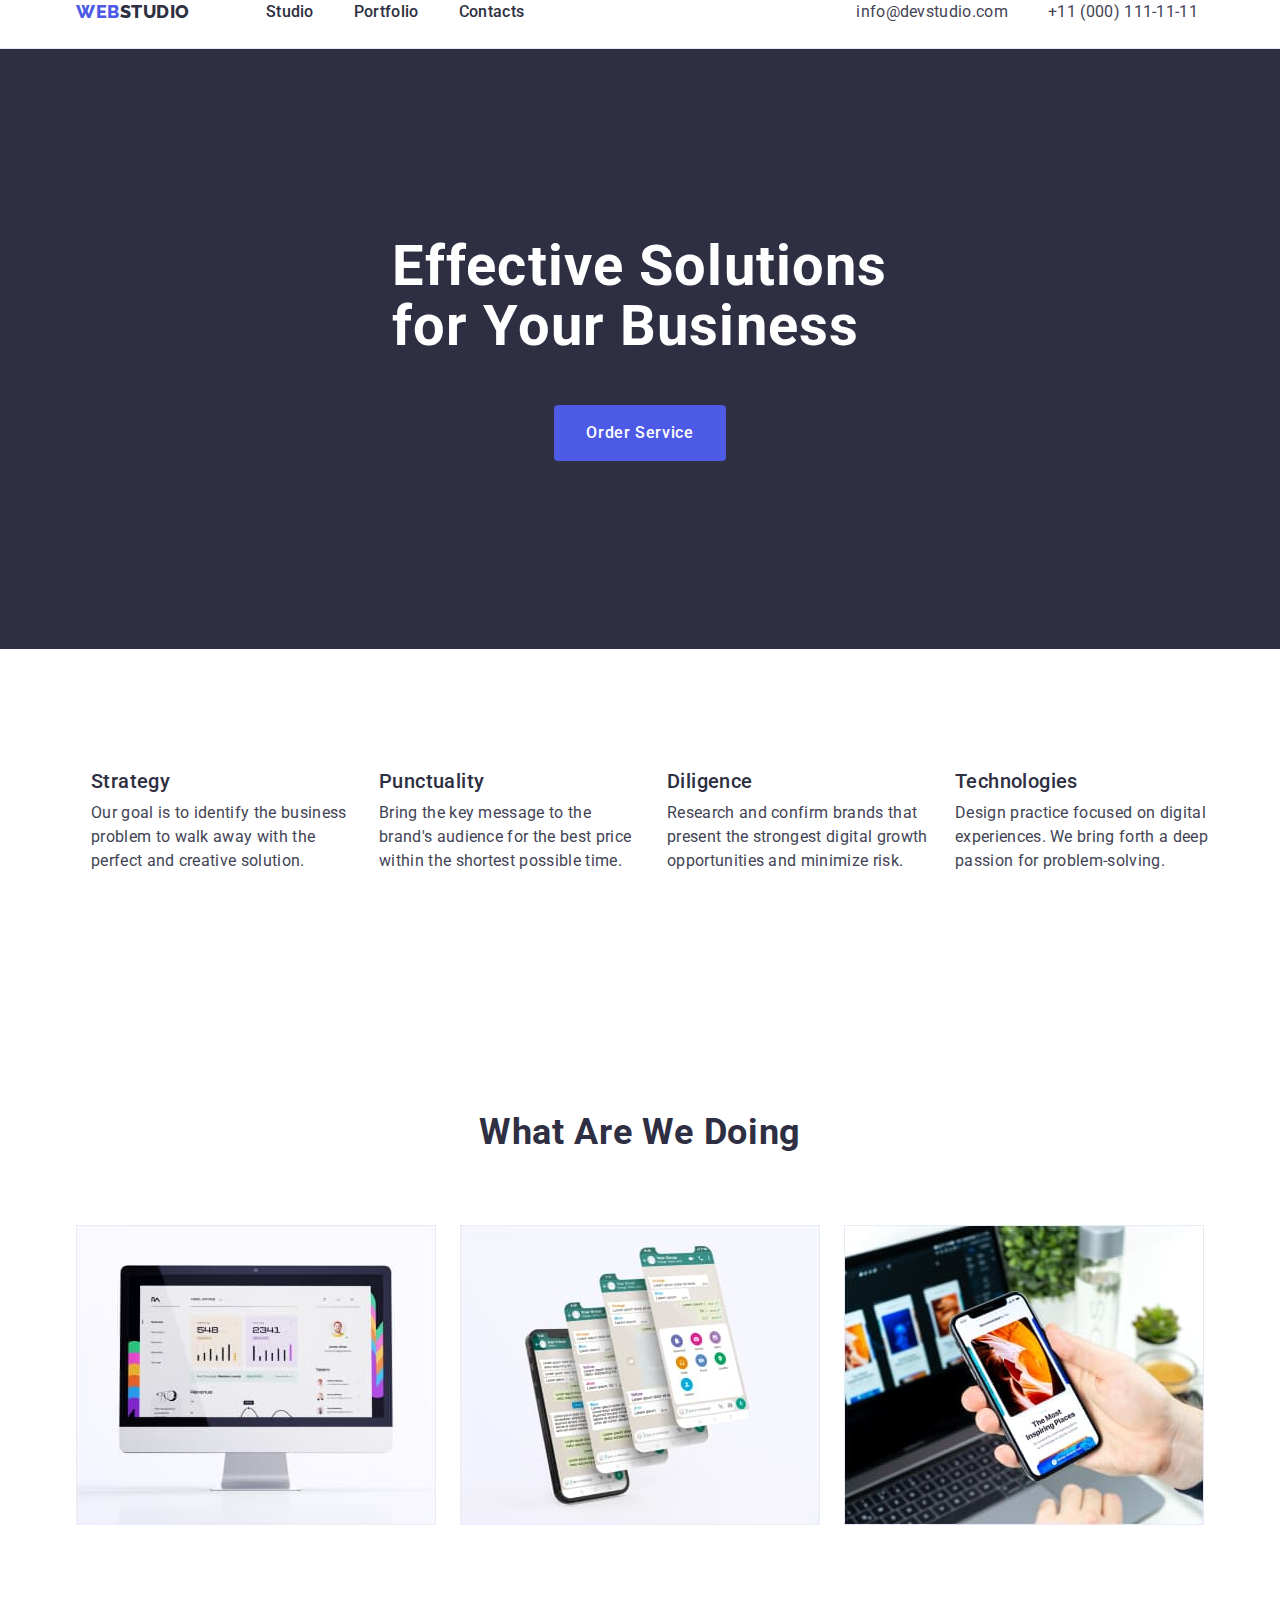
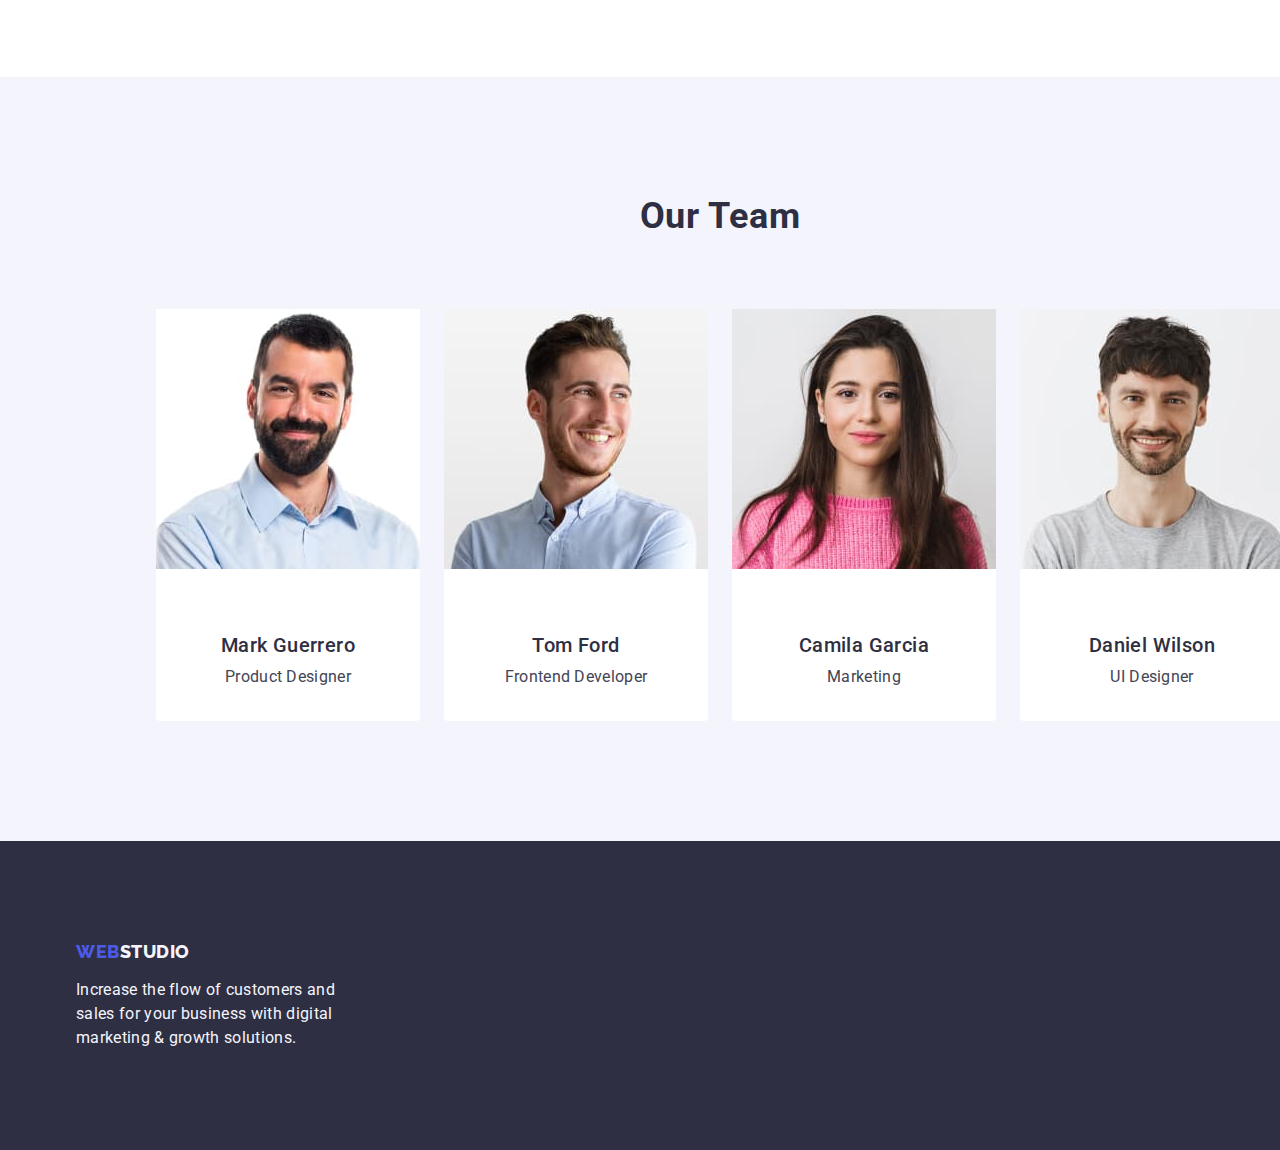
<file: index.html>
<!DOCTYPE html>
<html lang="en">
<head>
    <meta charset="UTF-8">
    <meta http-equiv="X-UA-Compatible" content="IE=edge">
    <meta name="viewport" content="width=device-width, initial-scale=1.0">
    <title>Doc❤️‍🔥</title>
    <link href="https://cdn.jsdelivr.net/npm/modern-normalize@1.1.0/modern-normalize.min.css" rel="stylesheet">
    <link rel="stylesheet" href="./css/styles.css"/>
    <link rel="preconnect" href="https://fonts.googleapis.com">
    <link rel="preconnect" href="https://fonts.gstatic.com" crossorigin>
    <link href="https://fonts.googleapis.com/css2?family=Raleway:wght@800&family=Roboto:wght@400;500;700;900&display=swap"
        rel="stylesheet">
</head>
<body>
    <!-- current -->
   <header class="header">
    <div class="hdr container">
    <nav class="site-nav-box">
        <a href="./index.html" class="logo link">Web<span class="studio">Studio</span></a>
        <ul class="site-nav list">
            <li class="link"><a href="./index.html" class="link menu">Studio</a></li>
            <li class="link"><a href="./portfolio.html" class="link menu">Portfolio</a></li>
            <li class="link"><a href="" class="link menu">Contacts</a></li>
        </ul>
        </nav>
        <address class="contacts-box">
            <ul class="list contacts">
                <li class="link"><a href="mailto:info@devstudio.com" class="link contacts">info@devstudio.com</a></li>
                <li class="link"><a href="tel:+110001111111" class="link contacts">+11 (000) 111-11-11</a></li>
            </ul>
    
    </address>
    </div>
   </header>
   <main>
    <!-- Hero -->
    <section class="section hero">
        <div class="container">
            <h1 class="hero-title">Effective Solutions for Your Business</h1>
            <button type="button" class="btn-hero">Order Service</button>
        </div>
    </section>
    <!-- Section 1 -->
    <section class="section features">
        <div class="container">
            <h2 hidden class="visually-hiden">features</h2>
            <ul class="main list">
                <li class="main-list item">
                    <h3 class="title-three">Strategy</h3>
                    <p class="text">Our goal is to identify the business
                    problem to walk away with the perfect and creative solution.</p>
                </li>
                <li class="main-list item">
                    <h3 class="title-three">Punctuality</h3>
                    <p class="text">Bring the key message to the brand's audience for the best price within the shortest possible time.</p>
                </li>
                <li class="main-list item">
                    <h3 class="title-three">Diligence</h3>
                    <p class="text">Research and confirm brands that present the strongest digital growth opportunities and minimize risk.</p>
                </li>
                <li class="main-list item">
                    <h3 class="title-three">Technologies</h3>
                    <p class="text">Design practice focused on digital experiences. We bring forth a deep passion for problem-solving.</p>
                </li>
            </ul>
        </div>
    </section>
    <!-- Section 2 -->
    <section class="section doing">
        <div class="container">
            <h2 class="title-second">What are we doing</h2>
            <ul class="img list">
                <li class="img-list link">
                    <img src="./images/image1.jpg" alt="image1" width="360">
                </li>
                <li class="img-list link">
                    <img src="./images/image2.jpg" alt="image2" width="360">
                </li>
                <li class="img-list link">
                    <img src="./images/image3.jpg" alt="image3" width="360">
                </li>
            </ul>
        </div>
    </section>
    <!-- Section 3 -->
    <section class="section team">
        <div class="container">
            <h2 class="title-second">Our Team</h2>
            <ul class="face list">
                <li class="face-list link">
                    <img src="./images/img-2-1.jpg" alt="Mark" width="264">
                    <div class="person">
                        <h3 class="title-three centr">Mark Guerrero</h3>
                        <p class="text centr">Product Designer</p>
                    </div>
                </li>
                <li class="face-list link">
                    <img src="./images/img-2-2.jpg" alt="Tom" width="264">
                    <div class="person">
                        <h3 class="title-three centr">Tom Ford</h3>
                        <p class="text centr">Frontend Developer</p>
                    </div>
                </li>
                <li class="face-list link">
                    <img src="./images/img-2-3.jpg" alt="Camila" width="264">
                    <div class="person">
                        <h3 class="title-three centr">Camila Garcia</h3>
                        <p class="text centr">Marketing</p>
                    </div>
                </li>
                <li class="face-list link">
                    <img src="./images/img-2-4.jpg" alt="Daniel" width="264">
                    <div class="person">
                        <h3 class="title-three centr">Daniel Wilson</h3>
                        <p class="text centr">UI Designer</p>
                    </div>
                </li>
            </ul>
        </div>
    </section>
   </main>
   <!-- Footer -->
   <footer class="footer">
    <div class="container">
        <a href="./index.html" class="logo-ftr link">Web<span class="studio-ftr">Studio</span></a>
        <p class="footer-text">Increase the flow of customers and sales for your business with digital marketing & growth solutions.</p>
    </div>
</footer>
</body>
</html>
</file>
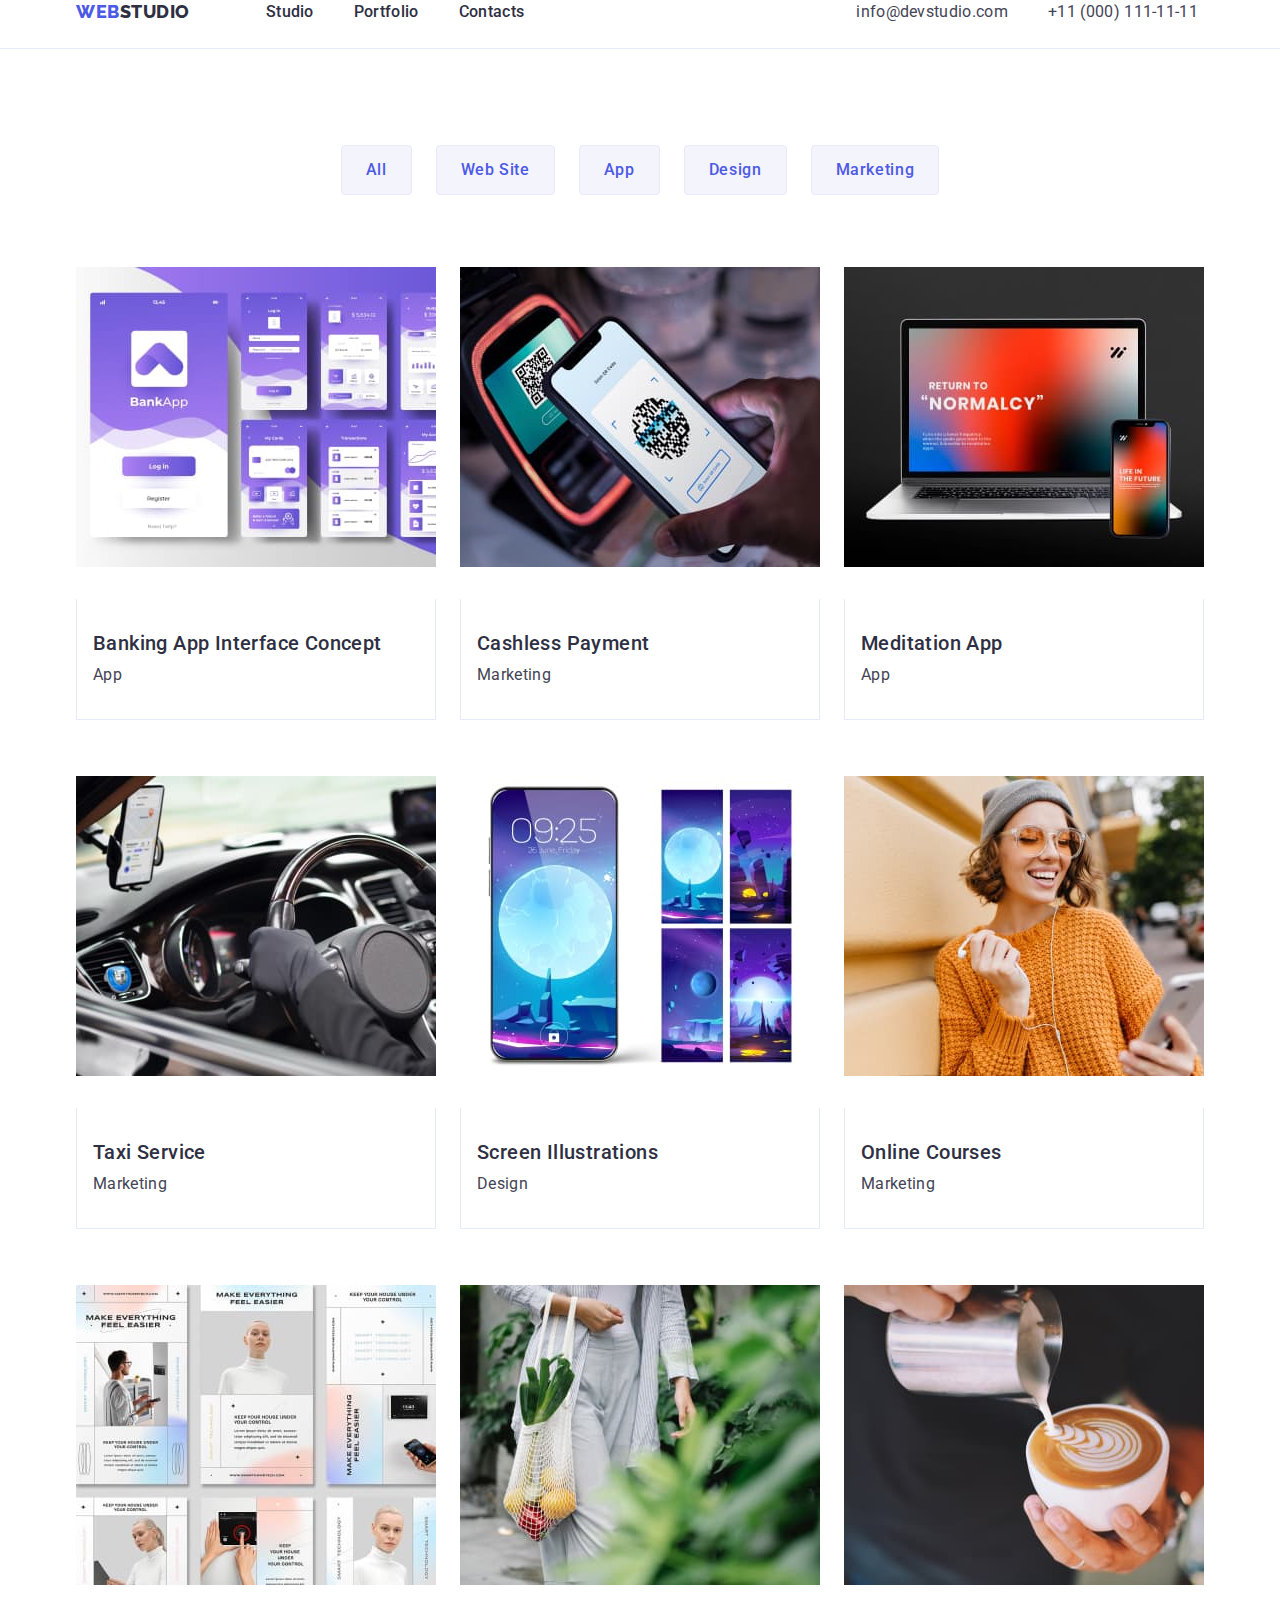
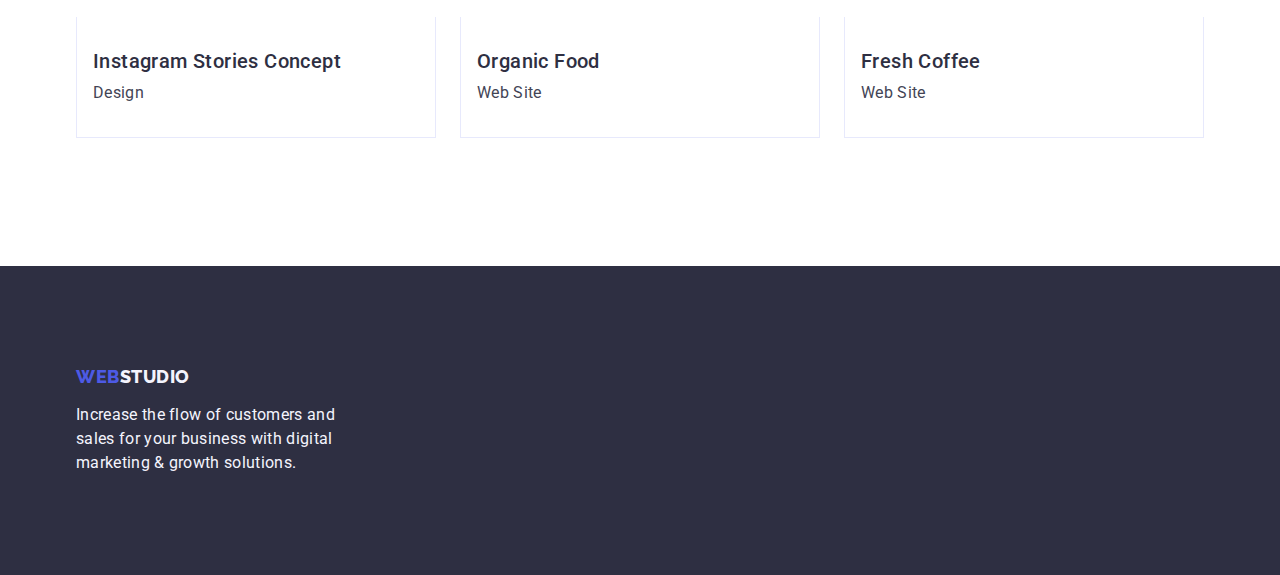
<file: portfolio.html>
<!DOCTYPE html>
<html lang="en">
<head>
    <meta charset="UTF-8">
    <meta http-equiv="X-UA-Compatible" content="IE=edge">
    <meta name="viewport" content="width=device-width, initial-scale=1.0">
    <title>Doc❤️‍🔥</title>
    <link href="https://cdn.jsdelivr.net/npm/modern-normalize@1.1.0/modern-normalize.min.css" rel="stylesheet">
    <link rel="stylesheet" href="./css/styles.css"/>
    <link rel="preconnect" href="https://fonts.googleapis.com">
    <link rel="preconnect" href="https://fonts.gstatic.com" crossorigin>
    <link href="https://fonts.googleapis.com/css2?family=Raleway:wght@800&family=Roboto:wght@400;500;700;900&display=swap"
        rel="stylesheet">
</head>
<body>
    <!-- Header -->
    <header class="header">
        <div class="hdr container">
            <nav class="site-nav-box">
                <a href="./index.html" class="logo link">Web<span class="studio">Studio</span></a>
                <ul class="site-nav list">
                    <li class="link"><a href="./index.html" class="link menu">Studio</a></li>
                    <li class="link"><a href="./portfolio.html" class="link menu">Portfolio</a></li>
                    <li class="link"><a href="" class="link menu">Contacts</a></li>
                </ul>
            </nav>
            <address class="contacts-box">
                <ul class="list contacts">
                    <li class="link"><a href="mailto:info@devstudio.com" class="link contacts">info@devstudio.com</a></li>
                    <li class="link"><a href="tel:+110001111111" class="link contacts">+11 (000) 111-11-11</a></li>
                </ul>
    
            </address>
        </div>
    </header>
    <main>
<!-- section 1 -->
<section class="section-portfolio">
    <div class="container">
        <h1 hidden class="visually-hiden">button</h1>
        <ul class="list btn">
            <li class="link"> <button type="button" class="button">All</button> </li>
            <li class="link"> <button type="button" class="button">Web Site</button> </li>
            <li class="link"> <button type="button" class="button">App</button> </li>
            <li class="link"> <button type="button" class="button">Design</button> </li>
            <li class="link"> <button type="button" class="button">Marketing</button> </li>
        </ul>
        <ul class="list project">
            <li class="link project">
                <a href="" class="link">
                <img src="./images/img.jpg" alt="Banking App" width="360">
                <div class="project-name">
                    <h2 class="title-three">Banking App Interface Concept</h2>
                    <p class="text">App</p>
                </div>
            </a>
            </li>
            <li class="link project">
                <a href="" class="link">
                <img src="./images/img-2.jpg" alt="Cashless Payment" width="360">
                <div class="project-name">
                    <h2 class="title-three">Cashless Payment</h2>
                    <p class="text">Marketing</p>
                </div>
            </a>
            </li>
            <li class="link project">
                <a href="" class="link">
                <img src="./images/img-3.jpg" alt="Meditation App" width="360">
                <div class="project-name">
                    <h2 class="title-three">Meditation App</h2>
                    <p class="text">App</p>
                </div>
            </a>
            </li>
            <li class="link project">
                <a href="" class="link">
                <img src="./images/img-4.jpg" alt="Taxi Service" width="360">
                <div class="project-name">
                    <h2 class="title-three">Taxi Service</h2>
                    <p class="text">Marketing</p>
                </div>
            </a>
            </li>
            <li class="link project">
                <a href="" class="link">
                <img src="./images/img-5.jpg" alt="Screen Illustrations" width="360">
                <div class="project-name">
                    <h2 class="title-three">Screen Illustrations</h2>
                    <p class="text">Design</p>
                </div>
            </a>
            </li>
            <li class="link project">
                <a href="" class="link">
                <img src="./images/img-6.jpg" alt="Online Courses" width="360">
                <div class="project-name">
                    <h2 class="title-three">Online Courses</h2>
                    <p class="text">Marketing</p>
                </div>
            </a>
            </li>
            <li class="link project">
                <a href="" class="link">
                <img src="./images/img-7.jpg" alt="Instagram Stories Concept" width="360">
                <div class="project-name">
                    <h2 class="title-three">Instagram Stories Concept</h2>
                    <p class="text">Design</p>
                </div>
            </a>
            </li>
            <li class="link project">
                <a href="" class="link">
                <img src="./images/img-8.jpg" alt="Organic Food" width="360">
                <div class="project-name">
                    <h2 class="title-three">Organic Food</h2>
                    <p class="text">Web Site</p>
                </div>
            </a>
            </li>
            <li class="link project">
                <a href="" class="link">
                <img src="./images/img-9.jpg" alt="Fresh Coffee" width="360">
                <div class="project-name">
                    <h2 class="title-three">Fresh Coffee</h2>
                    <p class="text">Web Site</p>
                </div>
            </a>
            </li>
        </ul>
    </div>
</section>
    </main>
    <!-- Footer -->
    <footer class="footer">
        <div class="container">
            <a href="./index.html" class="logo-ftr link">Web<span class="studio-ftr">Studio</span></a>
            <p class="footer-text">Increase the flow of customers and sales for your business with digital marketing & growth solutions.</p>
        </div>
    </footer>
</body>
</html>
</file>
<file: css/styles.css>
:root {
    --accent-color: #4D5AE5;
    --title-text-color: #2E2F42;
    --text-color: #434455;
    --primary-cloud-color: #F4F4FD;
    --secondary-ocean-color: #404BBF;
    --first-main-color: #FFFFFF;
    --second-main-color: #E7E9FC;
    }
body {
    background-color: var(--first-main-color);
    color: var(--text-color);
    font-family: 'Roboto', sans-serif;
}
/* fmvog */
*,
*::before,
*::after {
    box-sizing: border-box;
}
h1,h2,h3,ul,p {
    margin: 0;
    padding: 0;
}
.container {
    width: 1158px;
    margin: 0 auto;
    padding: 0 15px
}
img {
    display: block;
    margin-bottom: 32px;
}
.list {
    list-style: none;
    padding: 0;
    margin: 0;
}
/* header */
.hdr {
    display: flex;
    width: 1158px;
}
.logo {
    margin-right: 76px;

    color: var(--accent-color);
    font-family: "Raleway", sans-serif;
    font-weight: 800;
    font-size: 18px;
    line-height: 1.17;
    letter-spacing: 0.03em;
    text-transform: uppercase;
}
.link {
    text-decoration: none;
}
.header {
    border-bottom: 1px solid var(--second-main-color)
}
.studio {
    color: var(--title-text-color);
}
.link.menu {
    padding: 24px 0;
    color: var(--title-text-color);
}
.link.menu:hover ,
.link.menu:focus {
    color: var(--secondary-ocean-color);
}
.site-nav-box {
    display: flex;
    flex-direction: row;
    align-items: center;
    padding-bottom: 24px;
}
.site-nav {
    display: flex;
    flex-direction: row;
    gap: 40px;
    margin-right: 332px;
}
.site-nav .link {
    color: var(--title-text-color);
    font-weight: 500;
    font-size: 16px;
    line-height: 1.5;
    letter-spacing: 0.02em;
    text-decoration: none;
}
.site-nav .link:hover ,
.site-nav .link:focus {
    color: var(--secondary-ocean-color);
}
.site-nav .link.current {
    color: var(--accent-color);
}
.contacts-box {
    
    font-style: normal;
}
.contacts {
    display: flex;
    flex-direction: row;
    gap: 40px;
    
    color: var(--text-color);
    font-weight: 400;
    font-size: 16px;
    line-height: 1.5;
    letter-spacing: 0.02em;
}
.contacts:hover ,
.contacts:focus {
    color: var(--secondary-ocean-color);
}
/* hero */
.section.hero {
    padding: 188px 0;
    background-color: var(--title-text-color);
}
.hero-title {
    max-width: 496px;
    margin:0 auto 48px;

    color: var(--first-main-color);
    font-weight: 700;
    font-size: 56px;
    line-height: 1.07;
    letter-spacing: 0.02em;
}
.btn-hero {
    display: block;
    min-width: 169px;
    height: 56px;
    padding: 16px 32px;
    margin: 0 auto;
    border: none;
    border-radius: 4px;

    background-color: var(--accent-color);
    color: var(--first-main-color);
    font-family: "Roboto", sans-serif;
    font-weight: 500;
    font-size: 16px;
    line-height: 1.5;
    letter-spacing: 0.04em;
    cursor: pointer;
}
.btn-hero:hover ,
.btn-hero:focus {
    background-color: var(--secondary-ocean-color);
    border: 1px solid transparent;
}
/* features*/
.section.features {
    margin: 0 auto;
    padding: 120px 0;
    width: 1128px;
}
.main.list {
 display: flex;
 flex-direction: row;
 gap: 24px;
 margin-bottom: 120px;
}
.main-list {
    width: calc((100% - 72px) / 4);
}

/* doing */
.section.doing {
    padding-bottom: 120px;
}
.img.list {
    display: flex;
    gap: 24px;
}
.img-list {
    width: calc((100% - 48px) / 3);
}
/* team */
.section.team{
    padding: 120px 0;
    width: 1440px;
    background-color: var(--primary-cloud-color);
}
.face.list {
    display: flex;
    gap: 24px;
}
.face-list {
    width: calc((100% - 72px) / 4);
    border-radius: 0px 0px 4px 4px;

    background-color: var(--first-main-color);
}
.person {
    padding: 32px 16px;
}
.title-second {
    margin-bottom: 72px;

    color: var(--title-text-color);
    font-weight: 700;
    font-size: 36px;
    line-height: 1.11;
    text-align: center;
    letter-spacing: 0.02em;
    text-transform: capitalize;
}
.title-three {
    margin-bottom: 8px;

    color: var(--title-text-color);
    font-weight: 500;
    font-size: 20px;
    line-height: 1.2;
    letter-spacing: 0.02em;
}
.title-three.centr {
    text-align: center;
    margin-bottom: 8px;
}
.text.centr {
    text-align: center;
}
.text {
    color: var(--text-color);
    font-size: 16px;
    line-height: 1.5;
    letter-spacing: 0.02em;
}

/* footer */
.footer {
    padding: 100px 0;
    background-color: var(--title-text-color);
}
.logo-ftr {
    display: inline-block;
    margin-bottom: 16px;

    color: var(--accent-color);
    font-family: "Raleway", sans-serif;
    font-weight: 800;
    font-size: 18px;
    line-height: 1.17;
    letter-spacing: 0.03em;
    text-transform: uppercase;
}
.studio-ftr {
    color: var(--primary-cloud-color);
}
.footer-text {
    max-width: 264px;

    color: var(--primary-cloud-color);
    font-size: 16px;
    line-height: 1.5;
    letter-spacing: 0.02em;
}
/* portfolio */
.section-portfolio {
    padding: 96px 0 120px;
}
.list.btn {
     display: flex;
     justify-content: center;
     gap: 24px;
     margin-bottom: 72px;
 }
.button {
    padding: 12px 24px;
    border: 1px solid var(--second-main-color);
    border-radius: 4px;

    font-family: "Roboto", sans-serif;
    color: var(--accent-color);
    background-color: var(--primary-cloud-color);
    font-weight: 500;
    font-size: 16px;
    line-height: 1.5;
    letter-spacing: 0.04em;
    cursor: pointer;
}
.button:hover ,
.button:focus {
    color: var(--first-main-color);
    background-color: var(--secondary-ocean-color);
    border: 1px solid transparent;
} 
.list.project {
    display: flex;
    flex-wrap: wrap;
    justify-content: center;
    column-gap: 24px;
    row-gap: 48px;
}
.link.project {
    width: calc((100% - 48px) / 3);
}
.project-name {
    padding: 32px 16px;
    border: 1px solid #e7e9fc;
    border-top: none;
    margin-bottom: 8px;
}
</file>
